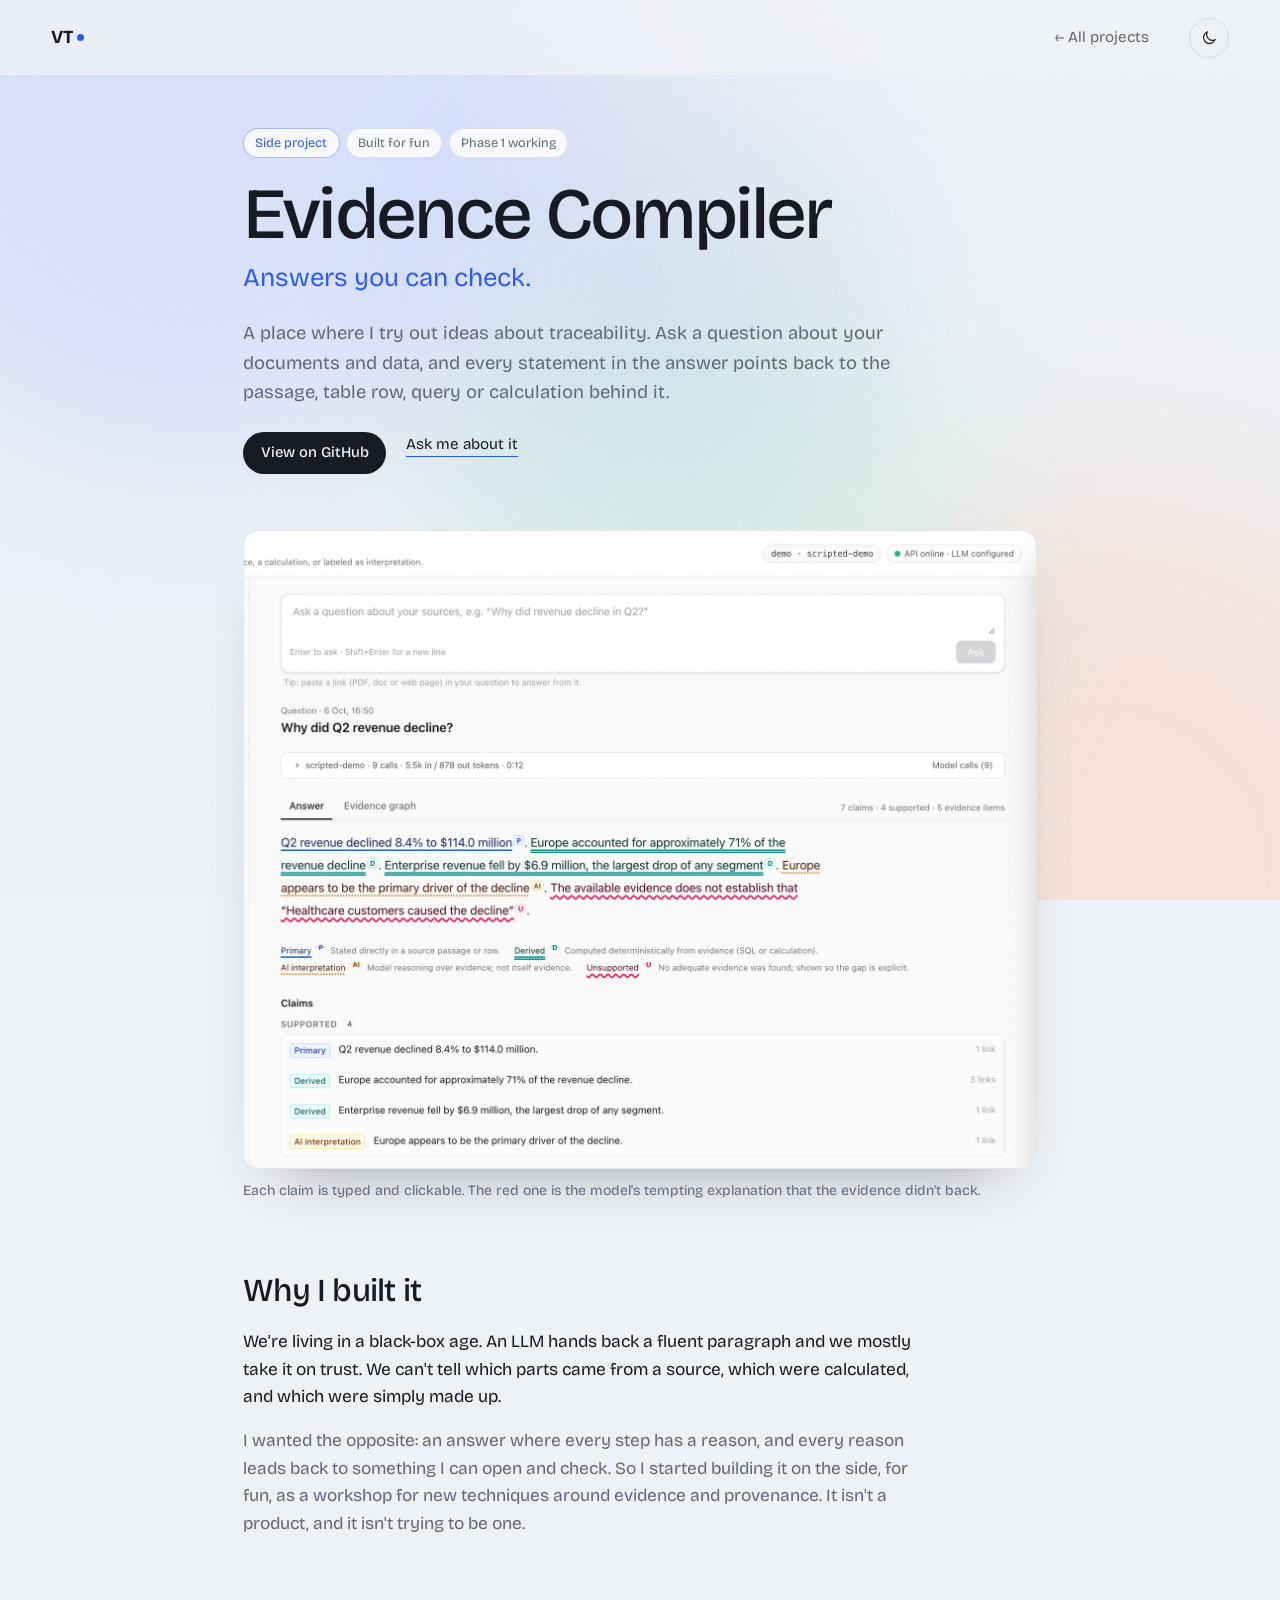
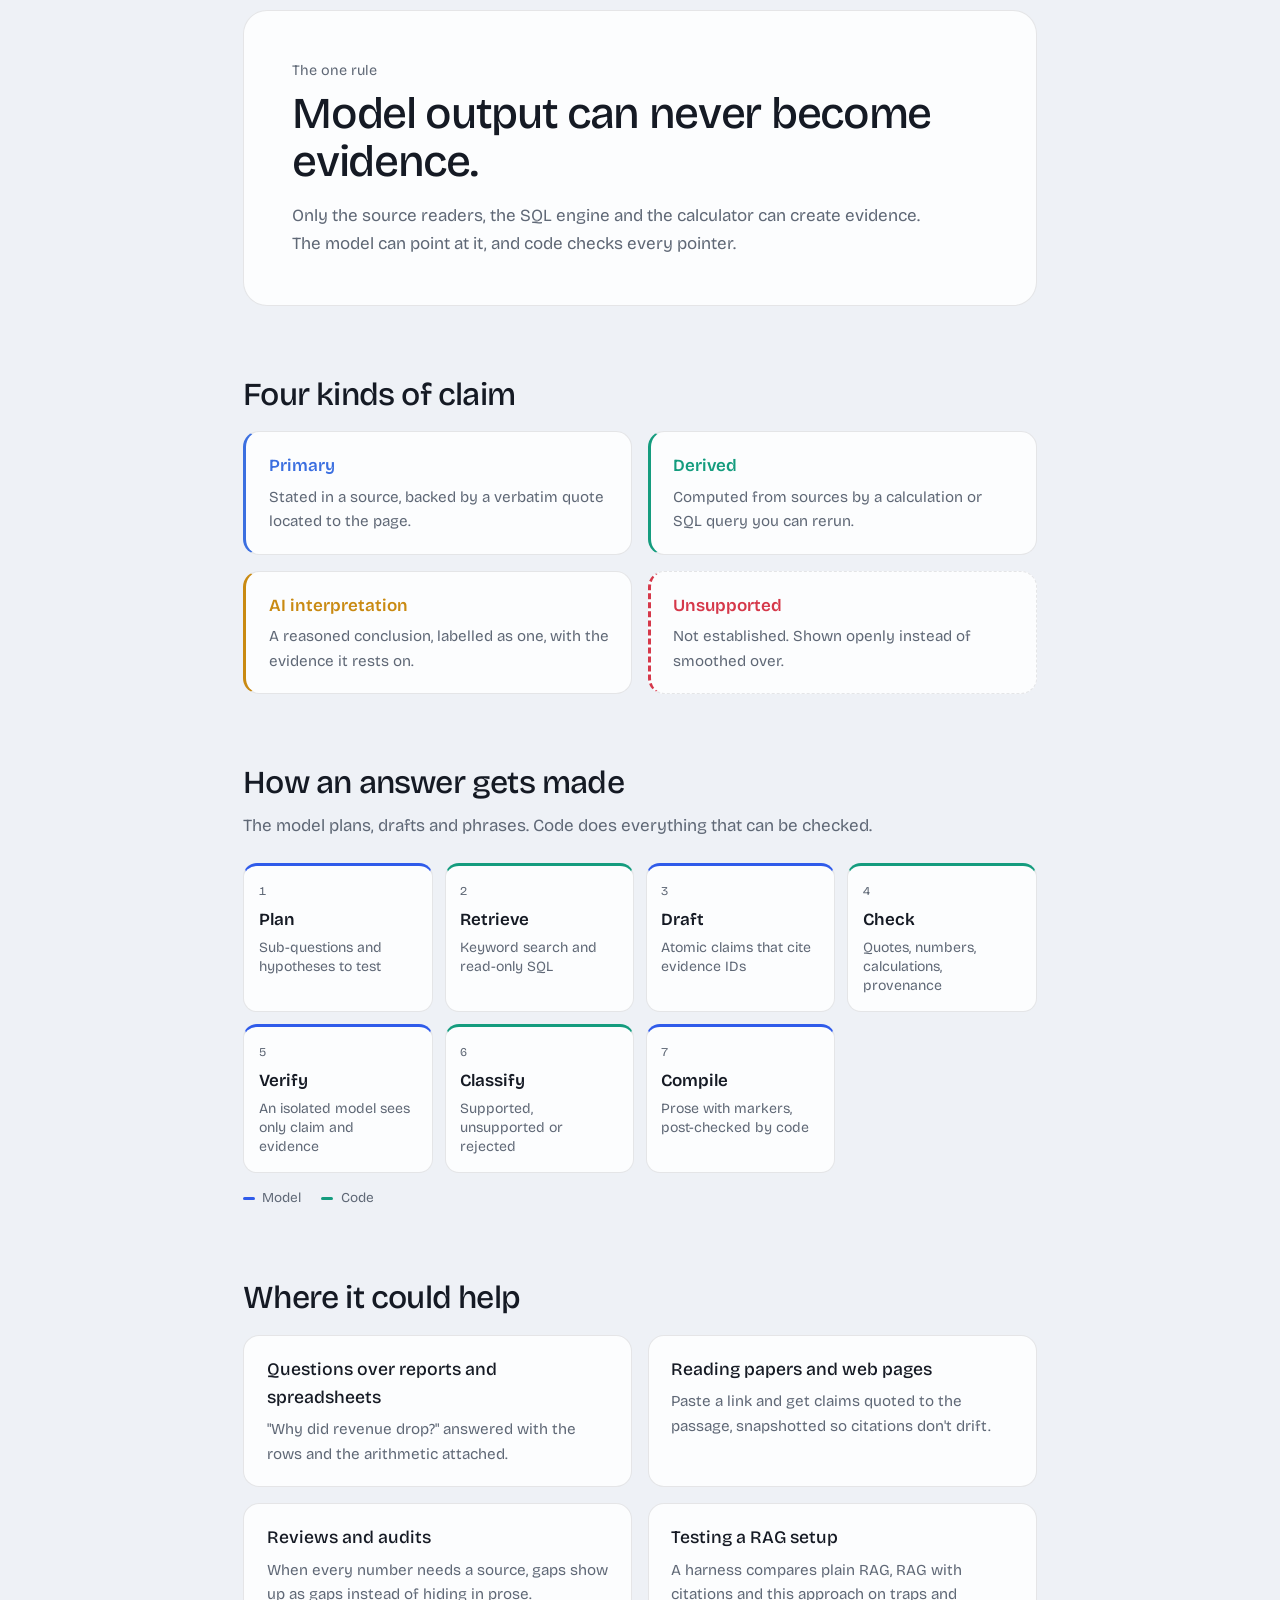
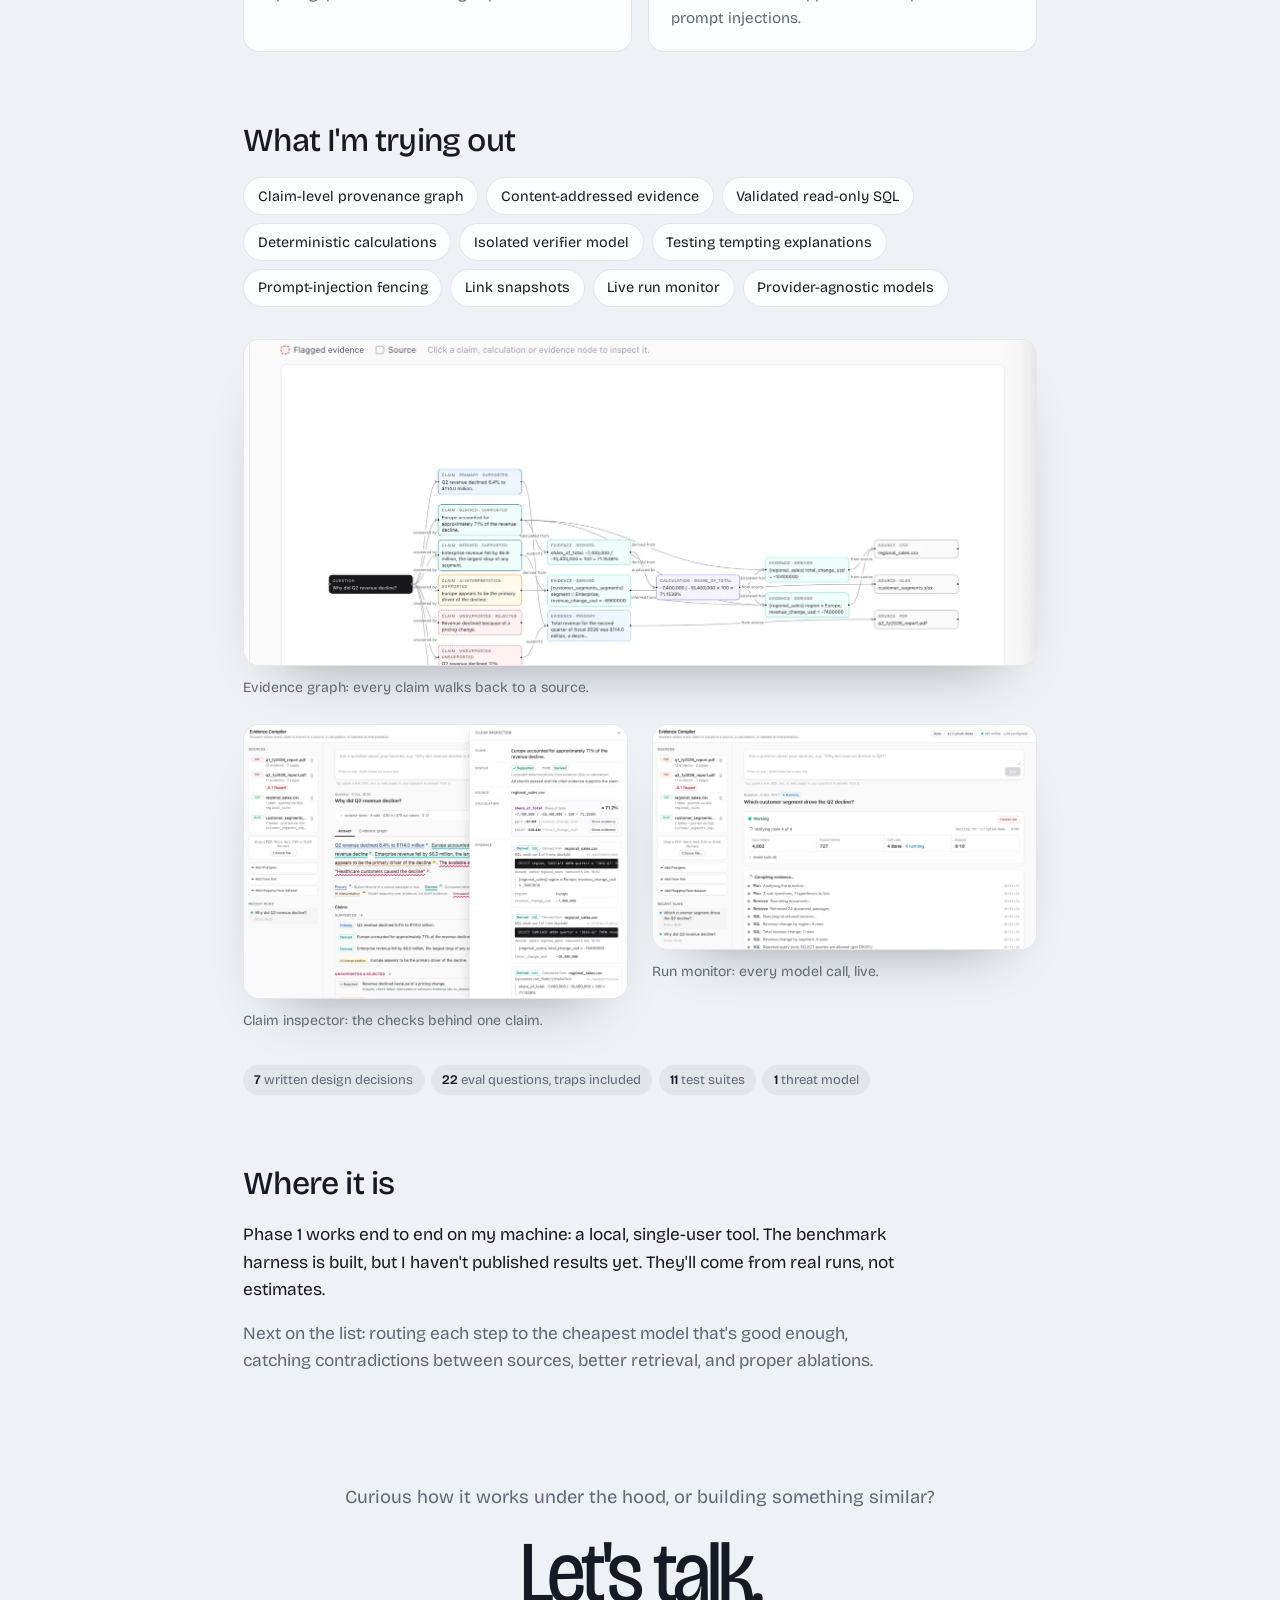
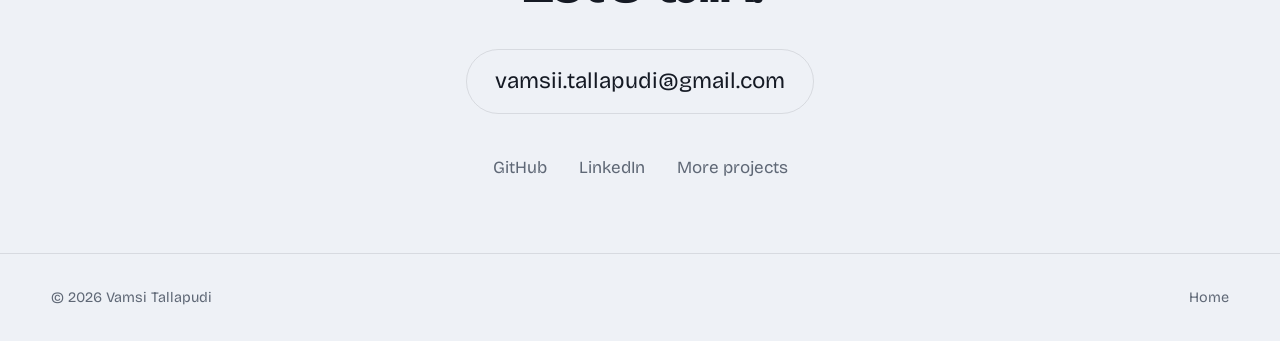
<file: projects/evidence-compiler.html>
<!doctype html>
<html lang="en">
<head>
  <meta charset="utf-8">
  <meta name="viewport" content="width=device-width, initial-scale=1">
  <title>Evidence Compiler · Vamsi Tallapudi</title>
  <meta name="description" content="Evidence Compiler, a side project by Vamsi Tallapudi: LLM answers where every claim traces back to a source, a query or a calculation.">
  <meta property="og:title" content="Evidence Compiler: answers you can check">
  <meta property="og:description" content="A side project on traceability: every claim in an LLM answer points back to the evidence behind it.">
  <link rel="icon" href="data:image/svg+xml,<svg xmlns='http://www.w3.org/2000/svg' viewBox='0 0 32 32'><rect width='32' height='32' rx='8' fill='%230C1A2B'/><circle cx='16' cy='16' r='6' fill='%23FFC978'/></svg>">
  <link rel="preconnect" href="https://fonts.googleapis.com">
  <link rel="preconnect" href="https://fonts.gstatic.com" crossorigin>
  <link href="https://fonts.googleapis.com/css2?family=Bricolage+Grotesque:opsz,wdth,wght@12..96,75..100,300..800&display=swap" rel="stylesheet">
  <link rel="stylesheet" href="../style.css">
  <script>
    try { document.documentElement.dataset.theme = localStorage.getItem('theme') || (matchMedia('(prefers-color-scheme: dark)').matches ? 'dark' : 'light'); } catch (e) {}
  </script>
</head>
<body class="page">
  <a class="skip" href="#main">Skip to content</a>
  <div class="ambient" aria-hidden="true"><span></span><span></span><span></span></div>

  <header class="nav is-solid">
    <a class="logo" href="../" aria-label="Vamsi Tallapudi, home">VT<span class="logo-dot"></span></a>
    <a class="back" href="../#projects">← All projects</a>
    <button class="theme-btn" type="button" aria-label="Switch to dark theme">
      <svg class="i-moon" viewBox="0 0 24 24" width="18" height="18" fill="none" stroke="currentColor" stroke-width="1.6" stroke-linecap="round" aria-hidden="true"><path d="M20 14.5A8 8 0 0 1 9.5 4a8 8 0 1 0 10.5 10.5Z"/></svg>
      <svg class="i-sun" viewBox="0 0 24 24" width="18" height="18" fill="none" stroke="currentColor" stroke-width="1.6" stroke-linecap="round" aria-hidden="true"><circle cx="12" cy="12" r="4"/><path d="M12 2v2M12 20v2M4.9 4.9l1.4 1.4M17.7 17.7l1.4 1.4M2 12h2M20 12h2M4.9 19.1l1.4-1.4M17.7 6.3l1.4-1.4"/></svg>
    </button>
  </header>

  <main id="main" class="pp">
    <section class="pp-hero">
      <ul class="pp-pills"><li>Side project</li><li>Built for fun</li><li>Phase 1 working</li></ul>
      <h1>Evidence Compiler</h1>
      <p class="pp-tagline">Answers you can check.</p>
      <p class="pp-lede">A place where I try out ideas about traceability. Ask a question about your documents and data, and every statement in the answer points back to the passage, table row, query or calculation behind it.</p>
      <div class="feature-cta">
        <a class="btn-solid" href="https://github.com/Vamsitallapudi9/Evidence_Compiler" target="_blank" rel="noopener">View on GitHub</a>
        <a class="project-link" href="mailto:vamsii.tallapudi@gmail.com?subject=Evidence%20Compiler">Ask me about it</a>
      </div>
    </section>

    <figure class="pp-shot">
      <img src="../img/ec-full-answer.webp" alt="An answer where each claim is underlined by type: primary, derived, AI interpretation, and an unsupported claim marked in red" width="1600" height="1286">
      <figcaption>Each claim is typed and clickable. The red one is the model's tempting explanation that the evidence didn't back.</figcaption>
    </figure>

    <section class="pp-block">
      <h2>Why I built it</h2>
      <div class="pp-prose">
        <p>We're living in a black-box age. An LLM hands back a fluent paragraph and we mostly take it on trust. We can't tell which parts came from a source, which were calculated, and which were simply made up.</p>
        <p>I wanted the opposite: an answer where every step has a reason, and every reason leads back to something I can open and check. So I started building it on the side, for fun, as a workshop for new techniques around evidence and provenance. It isn't a product, and it isn't trying to be one.</p>
      </div>
    </section>

    <section class="pp-rule">
      <p class="pp-rule-k">The one rule</p>
      <p class="pp-rule-q">Model output can never become evidence.</p>
      <p class="pp-rule-s">Only the source readers, the SQL engine and the calculator can create evidence. The model can point at it, and code checks every pointer.</p>
    </section>

    <section class="pp-block">
      <h2>Four kinds of claim</h2>
      <ul class="pp-types">
        <li class="ct-p"><b>Primary</b><span>Stated in a source, backed by a verbatim quote located to the page.</span></li>
        <li class="ct-d"><b>Derived</b><span>Computed from sources by a calculation or SQL query you can rerun.</span></li>
        <li class="ct-a"><b>AI interpretation</b><span>A reasoned conclusion, labelled as one, with the evidence it rests on.</span></li>
        <li class="ct-u"><b>Unsupported</b><span>Not established. Shown openly instead of smoothed over.</span></li>
      </ul>
    </section>

    <section class="pp-block">
      <h2>How an answer gets made</h2>
      <p class="pp-note">The model plans, drafts and phrases. Code does everything that can be checked.</p>
      <ol class="pp-steps">
        <li class="m"><b>Plan</b><span>Sub-questions and hypotheses to test</span></li>
        <li class="c"><b>Retrieve</b><span>Keyword search and read-only SQL</span></li>
        <li class="m"><b>Draft</b><span>Atomic claims that cite evidence IDs</span></li>
        <li class="c"><b>Check</b><span>Quotes, numbers, calculations, provenance</span></li>
        <li class="m"><b>Verify</b><span>An isolated model sees only claim and evidence</span></li>
        <li class="c"><b>Classify</b><span>Supported, unsupported or rejected</span></li>
        <li class="m"><b>Compile</b><span>Prose with markers, post-checked by code</span></li>
      </ol>
      <p class="pp-legend"><span class="m">Model</span><span class="c">Code</span></p>
    </section>

    <section class="pp-block">
      <h2>Where it could help</h2>
      <ul class="pp-uses">
        <li><b>Questions over reports and spreadsheets</b><span>"Why did revenue drop?" answered with the rows and the arithmetic attached.</span></li>
        <li><b>Reading papers and web pages</b><span>Paste a link and get claims quoted to the passage, snapshotted so citations don't drift.</span></li>
        <li><b>Reviews and audits</b><span>When every number needs a source, gaps show up as gaps instead of hiding in prose.</span></li>
        <li><b>Testing a RAG setup</b><span>A harness compares plain RAG, RAG with citations and this approach on traps and prompt injections.</span></li>
      </ul>
    </section>

    <section class="pp-block">
      <h2>What I'm trying out</h2>
      <ul class="chips">
        <li>Claim-level provenance graph</li><li>Content-addressed evidence</li><li>Validated read-only SQL</li><li>Deterministic calculations</li><li>Isolated verifier model</li><li>Testing tempting explanations</li><li>Prompt-injection fencing</li><li>Link snapshots</li><li>Live run monitor</li><li>Provider-agnostic models</li>
      </ul>
      <div class="pp-gallery">
        <figure><img src="../img/ec-full-graph.webp" alt="Evidence graph linking the question to claims, calculations, evidence and sources" width="1600" height="657" loading="lazy"><figcaption>Evidence graph: every claim walks back to a source.</figcaption></figure>
        <figure><img src="../img/ec-full-inspector.webp" alt="Claim inspector showing the evidence and checks behind one claim" width="1600" height="1143" loading="lazy"><figcaption>Claim inspector: the checks behind one claim.</figcaption></figure>
        <figure><img src="../img/ec-full-run-monitor.webp" alt="Live run monitor with model calls, token counts and current step" width="1600" height="937" loading="lazy"><figcaption>Run monitor: every model call, live.</figcaption></figure>
      </div>
      <ul class="proof pp-proof">
        <li><b>7</b> written design decisions</li><li><b>22</b> eval questions, traps included</li><li><b>11</b> test suites</li><li><b>1</b> threat model</li>
      </ul>
    </section>

    <section class="pp-block">
      <h2>Where it is</h2>
      <div class="pp-prose">
        <p>Phase 1 works end to end on my machine: a local, single-user tool. The benchmark harness is built, but I haven't published results yet. They'll come from real runs, not estimates.</p>
        <p>Next on the list: routing each step to the cheapest model that's good enough, catching contradictions between sources, better retrieval, and proper ablations.</p>
      </div>
    </section>

    <section class="contact pp-contact">
      <p class="contact-kicker">Curious how it works under the hood, or building something similar?</p>
      <h2 class="contact-title">Let's talk.</h2>
      <a class="contact-mail" href="mailto:vamsii.tallapudi@gmail.com?subject=Evidence%20Compiler">vamsii.tallapudi@gmail.com</a>
      <ul class="contact-links">
        <li><a href="https://github.com/Vamsitallapudi9/Evidence_Compiler" target="_blank" rel="noopener">GitHub</a></li>
        <li><a href="https://www.linkedin.com/in/vamsitallapudi" target="_blank" rel="noopener">LinkedIn</a></li>
        <li><a href="../#projects">More projects</a></li>
      </ul>
    </section>
  </main>

  <footer class="footer">
    <p>© <span id="year">2026</span> Vamsi Tallapudi</p>
    <a href="../" class="to-top">Home</a>
  </footer>

  <script>
    // Theme toggle and year; the rest of this page is plain HTML and CSS
    const root = document.documentElement, btn = document.querySelector('.theme-btn');
    const sync = () => btn.setAttribute('aria-label', `Switch to ${root.dataset.theme === 'dark' ? 'light' : 'dark'} theme`);
    sync();
    btn.addEventListener('click', () => {
      root.dataset.theme = root.dataset.theme === 'dark' ? 'light' : 'dark';
      try { localStorage.setItem('theme', root.dataset.theme); } catch (e) {}
      sync();
    });
    document.getElementById('year').textContent = new Date().getFullYear();
  </script>
</body>
</html>
</file>
<file: style.css>
:root {
  --bg: #EEF1F6;
  --bg-2: rgba(255, 255, 255, .82);
  --ink: #151A24;
  --muted: #5F6876;
  --line: rgba(21, 26, 36, .1);
  --amber: #2F5BEA;
  --sky: #2F5BEA;
  --metric-l: 38%;
  --blob-1: #C5D3FF; --blob-2: #FFD6C4; --blob-3: #C8EEDF; --blob-o: .5;
  --glow: rgba(47, 91, 234, .09);
  --ease: cubic-bezier(.16, 1, .3, 1);
  --pad: clamp(1.25rem, 4vw, 3.5rem);
  --font: "Bricolage Grotesque", system-ui, sans-serif;
}
[data-theme="dark"] {
  --bg: #0F1626;
  --bg-2: rgba(255, 255, 255, .07);
  --ink: #E7ECF3;
  --muted: #95A1B3;
  --line: rgba(231, 236, 243, .1);
  --amber: #8DA9FF;
  --sky: #8DA9FF;
  --metric-l: 76%;
  --blob-1: #1E3A8A; --blob-2: #4C1D95; --blob-3: #0F766E; --blob-o: .3;
  --glow: rgba(141, 169, 255, .08);
  color-scheme: dark;
}

/* Ambient background: slow drifting colour fields + a soft glow that follows the cursor */
.ambient { position: fixed; inset: 0; z-index: -1; overflow: hidden; pointer-events: none; }
.ambient span { position: absolute; width: 58vmax; height: 58vmax; border-radius: 50%; filter: blur(90px); opacity: var(--blob-o); will-change: transform; transition: background-color .8s, opacity .8s; }
.ambient span:nth-child(1) { background: var(--blob-1); top: -22vmax; left: -14vmax; animation: drift-a 28s ease-in-out infinite alternate; }
.ambient span:nth-child(2) { background: var(--blob-2); bottom: -26vmax; right: -16vmax; animation: drift-b 34s ease-in-out infinite alternate; }
.ambient span:nth-child(3) { background: var(--blob-3); top: 30%; left: 35%; width: 40vmax; height: 40vmax; animation: drift-c 40s ease-in-out infinite alternate; }
.ambient::after { content: ""; position: absolute; inset: 0; background: radial-gradient(520px circle at var(--cx, 50%) var(--cy, 30%), var(--glow), transparent 65%); }
@keyframes drift-a { to { transform: translate(22vmax, 16vmax) scale(1.15); } }
@keyframes drift-b { to { transform: translate(-20vmax, -14vmax) scale(1.1); } }
@keyframes drift-c { to { transform: translate(-18vmax, 12vmax) scale(.85); } }

.theme-btn { width: 2.5rem; height: 2.5rem; margin-left: -1rem; border-radius: 50%; border: 1px solid var(--line); background: none; color: var(--ink); display: grid; place-items: center; cursor: pointer; transition: transform .6s var(--ease), background .3s; }
.theme-btn:hover { transform: rotate(-30deg); background: var(--bg-2); }
.theme-btn svg { grid-area: 1 / 1; transition: opacity .4s, transform .6s var(--ease); }
[data-theme="dark"] .i-moon, html:not([data-theme="dark"]) .i-sun { opacity: 0; transform: rotate(90deg) scale(.5); }

*, *::before, *::after { box-sizing: border-box; }
html { -webkit-text-size-adjust: 100%; }
html.lenis, html.lenis body { height: auto; }
.lenis.lenis-smooth { scroll-behavior: auto !important; }

body {
  margin: 0;
  background: var(--bg);
  color: var(--ink);
  font: 400 1.0625rem/1.6 var(--font);
  font-variation-settings: "opsz" 16;
  -webkit-font-smoothing: antialiased;
  overflow-x: hidden;
  transition: background-color .6s, color .6s;
}
/* film grain */
body::after {
  content: "";
  position: fixed; inset: 0;
  pointer-events: none;
  z-index: 90;
  opacity: .02;
  background-image: url("data:image/svg+xml,%3Csvg xmlns='http://www.w3.org/2000/svg' width='160' height='160'%3E%3Cfilter id='n'%3E%3CfeTurbulence type='fractalNoise' baseFrequency='.9' numOctaves='2' stitchTiles='stitch'/%3E%3C/filter%3E%3Crect width='100%25' height='100%25' filter='url(%23n)'/%3E%3C/svg%3E");
}

a { color: inherit; text-decoration: none; }
:focus-visible { outline: 2px solid var(--amber); outline-offset: 4px; border-radius: 4px; }
::selection { background: var(--amber); color: var(--bg); }
h1, h2, h3, h4 { margin: 0; font-weight: 600; line-height: 1.05; }
p { margin: 0; }
ul, ol { margin: 0; padding: 0; list-style: none; }

.sr-only { position: absolute; width: 1px; height: 1px; overflow: hidden; clip: rect(0 0 0 0); white-space: nowrap; }
.skip { position: fixed; left: -999px; top: 1rem; z-index: 200; background: var(--amber); color: var(--bg); padding: .6rem 1rem; border-radius: 8px; }
.skip:focus { left: 1rem; }

.section-title {
  font-size: clamp(2rem, 4.4vw, 3.5rem);
  font-weight: 500;
  font-variation-settings: "opsz" 96, "wdth" 90;
  letter-spacing: -.03em;
  line-height: 1;
}

/* ---------- Loader ---------- */
.loader { display: none; }
.js .loader {
  position: fixed; inset: 0; z-index: 150;
  display: grid; place-items: end start;
  padding: var(--pad);
  background: var(--bg);
  color: var(--ink);
}
.loader-inner { display: flex; align-items: baseline; gap: 1rem; }
.loader-count { font-size: clamp(3rem, 8vw, 5.5rem); font-weight: 300; font-variation-settings: "opsz" 96, "wdth" 75; line-height: .8; letter-spacing: -.05em; font-variant-numeric: tabular-nums; }
.loader-label { font-size: .95rem; color: var(--muted); }

/* ---------- Progress + cursor ---------- */
.progress { position: fixed; top: 0; left: 0; right: 0; height: 2px; background: var(--amber); transform-origin: 0 50%; transform: scaleX(0); z-index: 120; }

.cursor { display: none; }
@media (pointer: fine) {
  .js .cursor { display: block; position: fixed; inset: 0; pointer-events: none; z-index: 140; mix-blend-mode: difference; }
  .cursor-dot, .cursor-ring { position: fixed; top: 0; left: 0; border-radius: 50%; translate: -50% -50%; will-change: transform; }
  .cursor-dot { width: 6px; height: 6px; background: #fff; }
  .cursor-ring { width: 38px; height: 38px; border: 1px solid #fff; transition: width .35s var(--ease), height .35s var(--ease), background .35s; }
  .cursor.is-hover .cursor-ring { width: 72px; height: 72px; background: #fff; }
}

/* ---------- Nav ---------- */
.nav {
  position: fixed; top: 0; left: 0; right: 0; z-index: 100;
  display: flex; align-items: center; gap: 2rem;
  padding: 1.1rem var(--pad);
  transition: transform .5s var(--ease), background .4s;
}
.nav.is-hidden { transform: translateY(-110%); }
.nav.is-solid { background: color-mix(in srgb, var(--bg) 82%, transparent); backdrop-filter: blur(14px); -webkit-backdrop-filter: blur(14px); }
.logo { font-weight: 700; font-size: 1.15rem; letter-spacing: -.02em; display: inline-flex; align-items: center; gap: .3rem; }
.logo-dot { width: 7px; height: 7px; border-radius: 50%; background: var(--amber); }
.nav nav { margin-left: auto; }
.nav-links { display: flex; gap: 2rem; }
.nav-links a { position: relative; font-size: .95rem; color: var(--muted); transition: color .3s; }
.nav-links a::after { content: ""; position: absolute; left: 0; right: 0; bottom: -4px; height: 1px; background: var(--amber); transform: scaleX(0); transform-origin: right; transition: transform .45s var(--ease); }
.nav-links a:hover, .nav-links a.active { color: var(--ink); }
.nav-links a:hover::after, .nav-links a.active::after { transform: scaleX(1); transform-origin: left; }
.pill { padding: .55rem 1.1rem; border: 1px solid var(--line); border-radius: 999px; font-size: .9rem; font-weight: 500; transition: background .3s, color .3s, border-color .3s; }
.pill:hover { background: var(--ink); color: var(--bg); border-color: var(--ink); }
.menu-btn { display: none; margin-left: auto; background: none; border: 1px solid var(--line); color: var(--ink); font: 500 .9rem var(--font); padding: .5rem 1rem; border-radius: 999px; cursor: pointer; }

.menu {
  position: fixed; inset: 0; z-index: 99;
  background: var(--bg);
  display: flex; align-items: flex-end;
  padding: 6rem var(--pad) 3rem;
}
.menu[hidden] { display: none; }
.menu a { display: block; font-size: clamp(2.5rem, 11vw, 4rem); font-weight: 600; font-variation-settings: "opsz" 96, "wdth" 80; letter-spacing: -.03em; line-height: 1.15; }

/* ---------- Hero ---------- */
.hero { position: relative; height: 78svh; min-height: 520px; overflow: hidden; }
.hero-canvas { position: absolute; inset: 0; width: 100%; height: 100%; display: block; }
.hero-foot {
  position: absolute; left: var(--pad); right: var(--pad); bottom: clamp(2rem, 6vh, 4rem);
  display: flex; justify-content: space-between; align-items: flex-end; gap: 2rem;
  pointer-events: none;
}
.hero-tag { max-width: 26ch; font-size: clamp(1.1rem, 1.8vw, 1.4rem); line-height: 1.3; font-weight: 400; letter-spacing: -.01em; }
.hero-meta { text-align: right; color: var(--muted); font-size: .95rem; line-height: 1.7; }
.live { display: inline-block; width: 8px; height: 8px; border-radius: 50%; background: #6EE7B7; margin-right: .55rem; vertical-align: middle; box-shadow: 0 0 0 0 rgba(110, 231, 183, .6); animation: pulse 2.2s infinite; }
@keyframes pulse { 70% { box-shadow: 0 0 0 10px rgba(110, 231, 183, 0); } 100% { box-shadow: 0 0 0 0 rgba(110, 231, 183, 0); } }
.scroll-cue { position: absolute; left: 50%; bottom: 1.5rem; width: 1px; height: 56px; background: var(--line); overflow: hidden; translate: -50% 0; }
.scroll-cue span { position: absolute; inset: 0; background: var(--amber); animation: drip 2s var(--ease) infinite; }
@keyframes drip { 0% { transform: translateY(-100%); } 60%, 100% { transform: translateY(100%); } }

/* split-text helpers */
.ch { display: inline-block; will-change: transform; }
.word { display: inline-block; overflow: hidden; vertical-align: top; padding-bottom: .08em; margin-bottom: -.08em; }
.word > span { display: inline-block; will-change: transform; }

/* ---------- Marquee ---------- */
.marquee { overflow: hidden; border-block: 1px solid var(--line); padding: 1.1rem 0; }
.marquee-track { display: flex; width: max-content; }
.marquee-track span {
  display: inline-flex; align-items: center; gap: 2.5rem; padding-right: 2.5rem;
  font-size: clamp(1.15rem, 2.2vw, 1.75rem); font-weight: 400; font-variation-settings: "opsz" 72, "wdth" 90;
  letter-spacing: -.02em; white-space: nowrap;
}
.marquee-track span::after { content: ""; width: .25em; height: .25em; border-radius: 50%; background: var(--amber); }
.marquee-track span:nth-child(even) { color: transparent; -webkit-text-stroke: 1px var(--muted); }

/* ---------- Side projects ---------- */
.projects { padding: clamp(3rem, 7vh, 5rem) 0; }
.project-grid { display: grid; grid-template-columns: repeat(3, 1fr); gap: 1.5rem; padding: 0 var(--pad); }
.project {
  position: relative; min-height: 10rem; padding: 1.5rem; border-radius: 20px;
  display: flex; flex-direction: column; gap: .5rem;
  background: var(--bg-2); border: 1px solid var(--line);
  transition: border-color .3s, transform .5s var(--ease);
}
.project:hover { border-color: color-mix(in srgb, var(--amber) 50%, transparent); transform: translateY(-4px); }
.project.is-empty { background: transparent; border-style: dashed; }
.project h3 { font-weight: 500; font-size: 1.4rem; letter-spacing: -.02em; margin-top: auto; }
.project p { color: var(--muted); }
.project p a { color: var(--ink); text-decoration: underline; text-underline-offset: .2em; }
.project-status { align-self: flex-start; font-size: .8rem; padding: .25rem .7rem; border-radius: 999px; border: 1px solid var(--line); color: var(--muted); }
.project-status::before { content: ""; display: inline-block; width: 6px; height: 6px; border-radius: 50%; background: var(--amber); margin-right: .45rem; vertical-align: middle; }
.project-link { align-self: flex-start; font-size: .95rem; border-bottom: 1px solid var(--amber); }

.project-grid { display: grid; grid-template-columns: 1fr; gap: 1.25rem; padding: 0 var(--pad); }
.project-minis { display: grid; grid-template-columns: repeat(3, 1fr); gap: 1.25rem; margin: 0; padding: 0; list-style: none; }
.project-minis .project { min-height: 8rem; }

/* featured project */
.feature {
  display: grid; grid-template-columns: minmax(0, .85fr) minmax(0, 1.6fr); gap: 2.25rem; align-items: center;
  padding: 2rem; border-radius: 24px;
  background: radial-gradient(600px circle at 85% 20%, hsl(var(--hue) 80% 65% / .12), transparent 60%), var(--bg-2);
  border: 1px solid var(--line);
  transition: border-color .4s, box-shadow .6s var(--ease);
}
.feature:hover { border-color: hsl(var(--hue) 60% 60% / .4); box-shadow: 0 30px 60px -40px hsl(var(--hue) 50% 30% / .45); }
.feature h3 { font-size: clamp(1.6rem, 2.6vw, 2.2rem); font-weight: 500; letter-spacing: -.03em; margin-top: .9rem; }
.feature-line { font-size: 1.15rem; color: var(--amber); margin-top: .2rem; }
.feature-sub { color: var(--muted); margin-top: .75rem; max-width: 40ch; }
.claim-types, .proof { display: flex; flex-wrap: wrap; gap: .4rem; margin: 1.1rem 0 0; padding: 0; list-style: none; }
.claim-types li { font-size: .8rem; padding: .2rem .6rem; border-radius: 6px; border: 1px solid currentColor; }
.ct-p { color: #3B6FE0; } .ct-d { color: #149C7E; } .ct-a { color: #C98A12; } .ct-u { color: #D5384A; border-style: dashed !important; }
.proof li { font-size: .82rem; color: var(--muted); padding: .3rem .7rem; border-radius: 999px; background: color-mix(in srgb, var(--ink) 5%, transparent); }
.proof b { color: var(--ink); font-weight: 600; }
.feature-cta { display: flex; align-items: center; gap: 1.25rem; margin-top: 1.5rem; }
.btn-solid { padding: .6rem 1.1rem; border-radius: 999px; background: var(--ink); color: var(--bg); font-size: .92rem; font-weight: 500; transition: transform .4s var(--ease), background .3s; }
.btn-solid:hover { transform: translateY(-2px); background: var(--amber); }
.feature-shot { position: relative; margin: 0; display: grid; border-radius: 14px; overflow: hidden; background: #FFFFFF; border: 1px solid var(--line); box-shadow: 0 20px 40px -30px rgba(0, 0, 0, .35); transition: transform .8s var(--ease); }
.feature:hover .feature-shot { transform: translateY(-4px) rotate(-.4deg); }
.feature-shot img { grid-area: 1 / 1; width: 100%; height: 100%; aspect-ratio: 1400 / 446; object-fit: contain; transition: opacity .6s var(--ease), transform 1.2s var(--ease); }
.feature-shot .alt { opacity: 0; transform: scale(1.04); }
.feature:hover .feature-shot .alt { opacity: 1; transform: none; }
.feature:hover .feature-shot img:first-child { opacity: 0; }
.feature-shot figcaption { position: absolute; right: .6rem; bottom: .5rem; font-size: .72rem; color: #6B7280; background: rgba(255, 255, 255, .85); padding: .15rem .5rem; border-radius: 999px; }

/* ---------- Work grid ---------- */
.work { padding: clamp(3rem, 7vh, 5rem) 0; }
.work-head { display: flex; justify-content: space-between; align-items: flex-end; gap: 2rem; padding: 0 var(--pad) 2rem; }
.work-hint { color: var(--muted); font-size: .95rem; }
.work-grid { display: grid; grid-template-columns: repeat(3, 1fr); gap: 1.25rem; padding: 0 var(--pad); }
.card {
  --mx: 50%; --my: 50%;
  position: relative;
  min-height: 17rem;
  padding: 1.5rem;
  display: flex; flex-direction: column; gap: .6rem;
  border-radius: 22px;
  background:
    radial-gradient(420px circle at var(--mx) var(--my), hsl(var(--hue) 80% 60% / .09), transparent 50%),
    var(--bg-2);
  border: 1px solid var(--line);
  overflow: hidden;
  transition: transform .6s var(--ease), box-shadow .6s var(--ease), border-color .4s;
}
.card:hover { transform: translateY(-6px); border-color: hsl(var(--hue) 60% 50% / .35); box-shadow: 0 24px 50px -30px hsl(var(--hue) 50% 30% / .35); }
.card::before {
  content: "";
  position: absolute; right: -4rem; top: -4rem;
  width: 14rem; height: 14rem; border-radius: 50%;
  background: radial-gradient(circle, hsl(var(--hue) 85% 60% / .16), transparent 70%);
  filter: blur(10px);
  transition: transform .8s var(--ease);
}
.card-top { display: flex; justify-content: space-between; color: var(--muted); font-size: .9rem; }
.card:hover::before { transform: scale(1.6); }
.card h3 { font-size: clamp(1.4rem, 2.1vw, 1.8rem); font-weight: 500; letter-spacing: -.025em; margin-top: auto; }
.card p { color: color-mix(in srgb, var(--ink) 78%, transparent); }
.card-metric { font-size: 1rem; }
.card-metric strong { display: block; font-size: 1.2rem; font-weight: 600; letter-spacing: -.02em; color: hsl(var(--hue) 60% var(--metric-l)); line-height: 1.2; }
.tags { display: flex; flex-wrap: wrap; gap: .5rem; }
.tags li { font-size: .8rem; padding: .3rem .7rem; border-radius: 999px; border: 1px solid var(--line); color: var(--muted); }

.glyph { width: 2.25rem; height: 2.25rem; margin-top: auto; fill: none; stroke: hsl(var(--hue) 60% var(--metric-l)); stroke-width: 1.4; stroke-linecap: round; stroke-linejoin: round; }
.glyph .dot { fill: hsl(var(--hue) 60% var(--metric-l)); stroke: none; transition: transform .6s var(--ease); transform-box: fill-box; transform-origin: center; }
.glyph :not(.dot) { stroke-dasharray: 80; stroke-dashoffset: 0; }
.card:hover .glyph :not(.dot) { animation: draw 1.1s var(--ease); }
.card:hover .glyph .dot { transform: scale(1.5); }
@keyframes draw { from { stroke-dashoffset: 80; } }

/* ---------- About ---------- */
.about { padding: clamp(3rem, 7vh, 5rem) 0 0; }
.about-grid { display: grid; grid-template-columns: 1.2fr 1fr; gap: 3rem; padding: 0 var(--pad); align-items: start; }
.rows { margin: 0; padding: 0; list-style: none; border-top: 1px solid var(--line); }
.rows li { display: grid; grid-template-columns: 7rem 1fr auto; gap: 1rem; padding: .85rem 0; border-bottom: 1px solid var(--line); transition: padding .4s var(--ease), color .3s; }
.rows li:hover { padding-left: .5rem; }
.when, .where { color: var(--muted); font-variant-numeric: tabular-nums; }
.chips { display: flex; flex-wrap: wrap; gap: .5rem; margin: 0; padding: 0; list-style: none; }
.chips li { padding: .4rem .85rem; border-radius: 999px; border: 1px solid var(--line); background: var(--bg-2); font-size: .9rem; transition: transform .4s var(--ease), border-color .3s, color .3s; }
.chips li:hover { transform: translateY(-3px); border-color: color-mix(in srgb, var(--amber) 55%, transparent); color: var(--amber); }

/* ---------- Contact ---------- */
.contact { padding: clamp(5rem, 12vh, 8rem) var(--pad) clamp(3rem, 8vh, 5rem); text-align: center; display: flex; flex-direction: column; align-items: center; }
.contact-kicker { color: var(--muted); font-size: 1.15rem; }
.contact-title { font-size: clamp(3rem, 9vw, 7rem); font-weight: 400; font-variation-settings: "opsz" 96, "wdth" 90; letter-spacing: -.045em; line-height: 1; margin: 1.25rem 0 2.25rem; color: var(--ink); }
.contact-mail {
  display: inline-block;
  font-size: clamp(1rem, 2.2vw, 1.4rem); font-weight: 400;
  padding: .85rem 1.75rem; border-radius: 999px;
  border: 1px solid var(--line);
  transition: background .35s, color .35s, border-color .35s;
  word-break: break-word;
}
.contact-mail:hover { background: var(--ink); color: var(--bg); border-color: var(--ink); }
.contact-links { display: flex; gap: 2rem; margin-top: 2.5rem; flex-wrap: wrap; justify-content: center; }
.contact-links a { color: var(--muted); display: inline-block; transition: color .3s; }
.contact-links a:hover { color: var(--ink); }

.footer { display: flex; justify-content: space-between; gap: 1rem; flex-wrap: wrap; padding: 2rem var(--pad); border-top: 1px solid var(--line); color: var(--muted); font-size: .9rem; }
.clock { font-variant-numeric: tabular-nums; color: var(--ink); }
.to-top:hover { color: var(--ink); }

/* ---------- Responsive ---------- */
@media (max-width: 960px) {
  .nav nav, .nav .pill { display: none; }
  .menu-btn { display: block; margin-left: 0; }
  .theme-btn { margin-left: auto; }
  .nav { gap: .75rem; }
  .work-grid { grid-template-columns: 1fr 1fr; }
  .about-grid { grid-template-columns: 1fr; }
  .feature { grid-template-columns: 1fr; }
}
@media (max-width: 600px) {
  .hero-foot { flex-direction: column; align-items: flex-start; }
  .hero-meta { text-align: left; }
  .work-grid, .project-minis { grid-template-columns: 1fr; }
  .feature { padding: 1.25rem; }
  .card { min-height: 14rem; }
  .rows li { grid-template-columns: 1fr auto; }
  .rows .when { display: none; }
}

@media (prefers-reduced-motion: reduce) {
  *, *::before, *::after { animation: none !important; transition: none !important; }
  .js .loader { display: none; }
}

@media (hover: none) { .feature-shot figcaption { display: none; } }

/* ---------- Project pages ---------- */
.page .back { margin-left: auto; font-size: .95rem; color: var(--muted); transition: color .3s; }
.page .back:hover { color: var(--ink); }
.page .theme-btn { margin-left: .5rem; }
@media (max-width: 960px) { .page .theme-btn { margin-left: .5rem; } }
.pp { max-width: 56rem; margin: 0 auto; padding: 8rem var(--pad) 0; }
.pp h1 { font-size: clamp(2.6rem, 6vw, 4.5rem); font-weight: 500; letter-spacing: -.04em; line-height: 1; margin-top: 1.25rem; }
.pp h2 { font-size: clamp(1.5rem, 2.6vw, 2rem); font-weight: 500; letter-spacing: -.025em; margin-bottom: 1.25rem; }
.pp-pills { display: flex; flex-wrap: wrap; gap: .4rem; list-style: none; margin: 0; padding: 0; }
.pp-pills li { font-size: .8rem; padding: .25rem .7rem; border-radius: 999px; border: 1px solid var(--line); color: var(--muted); background: var(--bg-2); }
.pp-pills li:first-child { color: var(--amber); border-color: color-mix(in srgb, var(--amber) 40%, transparent); }
.pp-tagline { font-size: clamp(1.25rem, 2.4vw, 1.6rem); color: var(--amber); margin-top: .5rem; }
.pp-lede { font-size: 1.15rem; color: var(--muted); max-width: 42rem; margin-top: 1.25rem; }
.pp-shot, .pp-gallery figure { margin: 0; }
.pp-shot { margin: 3.5rem 0 0; }
.pp-shot img, .pp-gallery img { display: block; width: 100%; height: auto; border-radius: 16px; border: 1px solid var(--line); box-shadow: 0 30px 60px -40px rgba(0, 0, 0, .45); background: #fff; }
.pp figcaption { font-size: .88rem; color: var(--muted); margin-top: .7rem; }
.pp-block { padding: clamp(3.5rem, 8vh, 5rem) 0 0; }
.pp-prose { display: grid; gap: 1rem; max-width: 42rem; font-size: 1.08rem; }
.pp-prose p:first-child { color: var(--ink); }
.pp-prose p + p { color: var(--muted); }
.pp-note { color: var(--muted); margin: -.5rem 0 1.5rem; }

.pp-rule { margin-top: clamp(3.5rem, 8vh, 5rem); padding: clamp(2rem, 5vw, 3rem); border-radius: 24px; background: var(--bg-2); border: 1px solid var(--line); }
.pp-rule-k { font-size: .9rem; color: var(--muted); }
.pp-rule-q { font-size: clamp(1.7rem, 4vw, 2.75rem); font-weight: 500; letter-spacing: -.03em; line-height: 1.1; margin: .5rem 0 1rem; }
.pp-rule-s { color: var(--muted); max-width: 40rem; }

.pp-types, .pp-uses { list-style: none; margin: 0; padding: 0; display: grid; grid-template-columns: repeat(2, 1fr); gap: 1rem; }
.pp-types li, .pp-uses li { display: flex; flex-direction: column; gap: .35rem; padding: 1.25rem 1.4rem; border-radius: 16px; background: var(--bg-2); border: 1px solid var(--line); transition: transform .5s var(--ease), border-color .3s; }
.pp-types li:hover, .pp-uses li:hover { transform: translateY(-3px); }
.pp-types li { border-left: 3px solid currentColor; }
.pp-types li.ct-u { border-left-style: dashed; }
.pp-types b { font-weight: 600; }
.pp-types span, .pp-uses span { color: var(--muted); font-size: .95rem; }
.pp-uses b { font-weight: 500; font-size: 1.1rem; }

.pp-steps { list-style: none; margin: 0; padding: 0; display: grid; grid-template-columns: repeat(4, 1fr); gap: .75rem; counter-reset: s; }
.pp-steps li { counter-increment: s; position: relative; display: flex; flex-direction: column; gap: .3rem; padding: 1rem .9rem; border-radius: 14px; background: var(--bg-2); border: 1px solid var(--line); border-top: 3px solid var(--sc); }
.pp-steps li::before { content: counter(s); font-size: .75rem; color: var(--muted); font-variant-numeric: tabular-nums; }
.pp-steps b { font-weight: 600; }
.pp-steps span { font-size: .88rem; color: var(--muted); line-height: 1.35; }
.pp-steps .m, .pp-legend .m { --sc: var(--amber); }
.pp-steps .c, .pp-legend .c { --sc: #149C7E; }
.pp-legend { display: flex; gap: 1.25rem; margin-top: .9rem; font-size: .85rem; color: var(--muted); }
.pp-legend span::before { content: ""; display: inline-block; width: .75rem; height: 3px; border-radius: 2px; background: var(--sc); margin-right: .45rem; vertical-align: middle; }

.pp .chips { margin-bottom: 2rem; }
.pp-gallery { display: grid; grid-template-columns: repeat(2, 1fr); gap: 1.5rem; }
.pp-gallery figure:first-child { grid-column: 1 / -1; }
.pp-proof { margin-top: 2rem; }
.pp-contact { padding-left: 0; padding-right: 0; }
.pp .contact-title { font-size: clamp(3rem, 8vw, 5.5rem); font-weight: 400; letter-spacing: -.045em; margin: 1rem 0 2rem; }

/* home card links to the project page */
.feature { position: relative; }
.feature h3 a::after { content: ""; position: absolute; inset: 0; z-index: 2; border-radius: inherit; }
.feature .feature-cta a { position: relative; z-index: 3; }

@media (max-width: 960px) {
  .pp-steps { grid-template-columns: repeat(2, 1fr); }
  .pp-types, .pp-uses, .pp-gallery { grid-template-columns: 1fr; }
}
</file>
